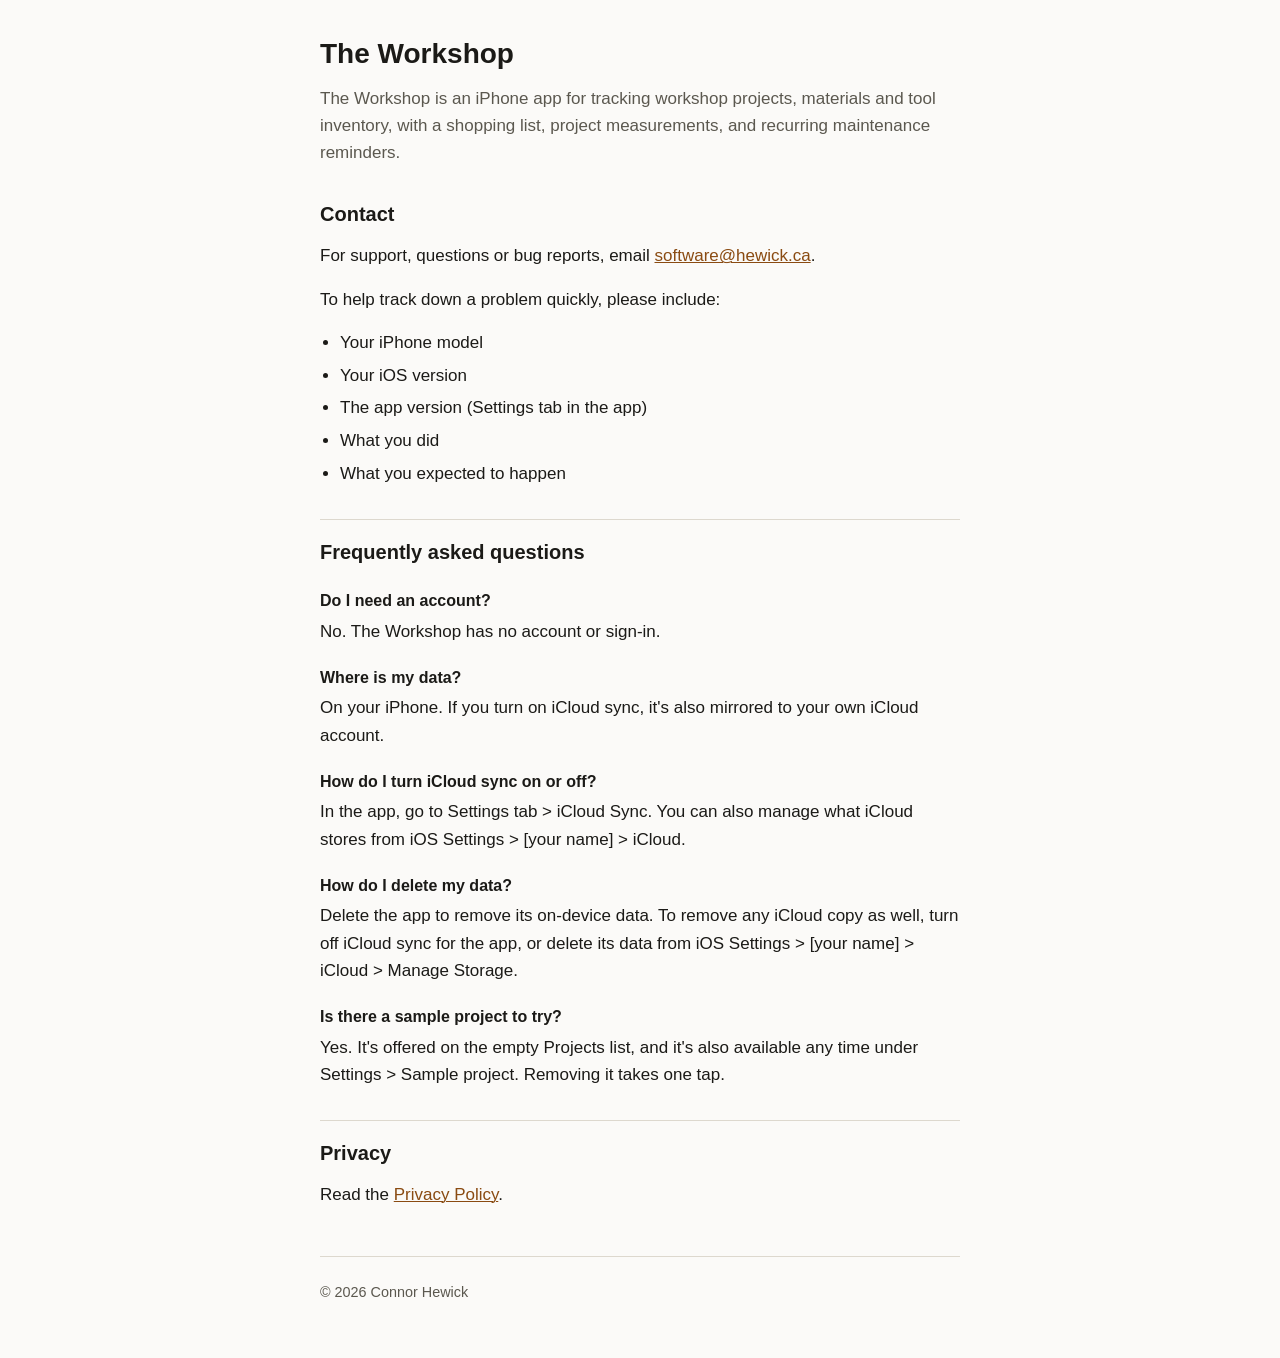
<file: index.html>
<!doctype html>
<html lang="en">
<head>
<meta charset="utf-8">
<meta name="viewport" content="width=device-width, initial-scale=1">
<title>The Workshop — Support</title>
<link rel="stylesheet" href="style.css">
</head>
<body>
<main>
<h1>The Workshop</h1>
<p class="intro">The Workshop is an iPhone app for tracking workshop projects, materials and tool inventory, with a shopping list, project measurements, and recurring maintenance reminders.</p>

<h2>Contact</h2>
<p>For support, questions or bug reports, email <a href="mailto:software@hewick.ca">software@hewick.ca</a>.</p>
<p>To help track down a problem quickly, please include:</p>
<ul>
<li>Your iPhone model</li>
<li>Your iOS version</li>
<li>The app version (Settings tab in the app)</li>
<li>What you did</li>
<li>What you expected to happen</li>
</ul>

<h2>Frequently asked questions</h2>

<h3>Do I need an account?</h3>
<p>No. The Workshop has no account or sign-in.</p>

<h3>Where is my data?</h3>
<p>On your iPhone. If you turn on iCloud sync, it's also mirrored to your own iCloud account.</p>

<h3>How do I turn iCloud sync on or off?</h3>
<p>In the app, go to Settings tab &gt; iCloud Sync. You can also manage what iCloud stores from iOS Settings &gt; [your name] &gt; iCloud.</p>

<h3>How do I delete my data?</h3>
<p>Delete the app to remove its on-device data. To remove any iCloud copy as well, turn off iCloud sync for the app, or delete its data from iOS Settings &gt; [your name] &gt; iCloud &gt; Manage Storage.</p>

<h3>Is there a sample project to try?</h3>
<p>Yes. It's offered on the empty Projects list, and it's also available any time under Settings &gt; Sample project. Removing it takes one tap.</p>

<h2>Privacy</h2>
<p>Read the <a href="privacy.html">Privacy Policy</a>.</p>
</main>
<footer>
<p>© 2026 Connor Hewick</p>
</footer>
</body>
</html>
</file>
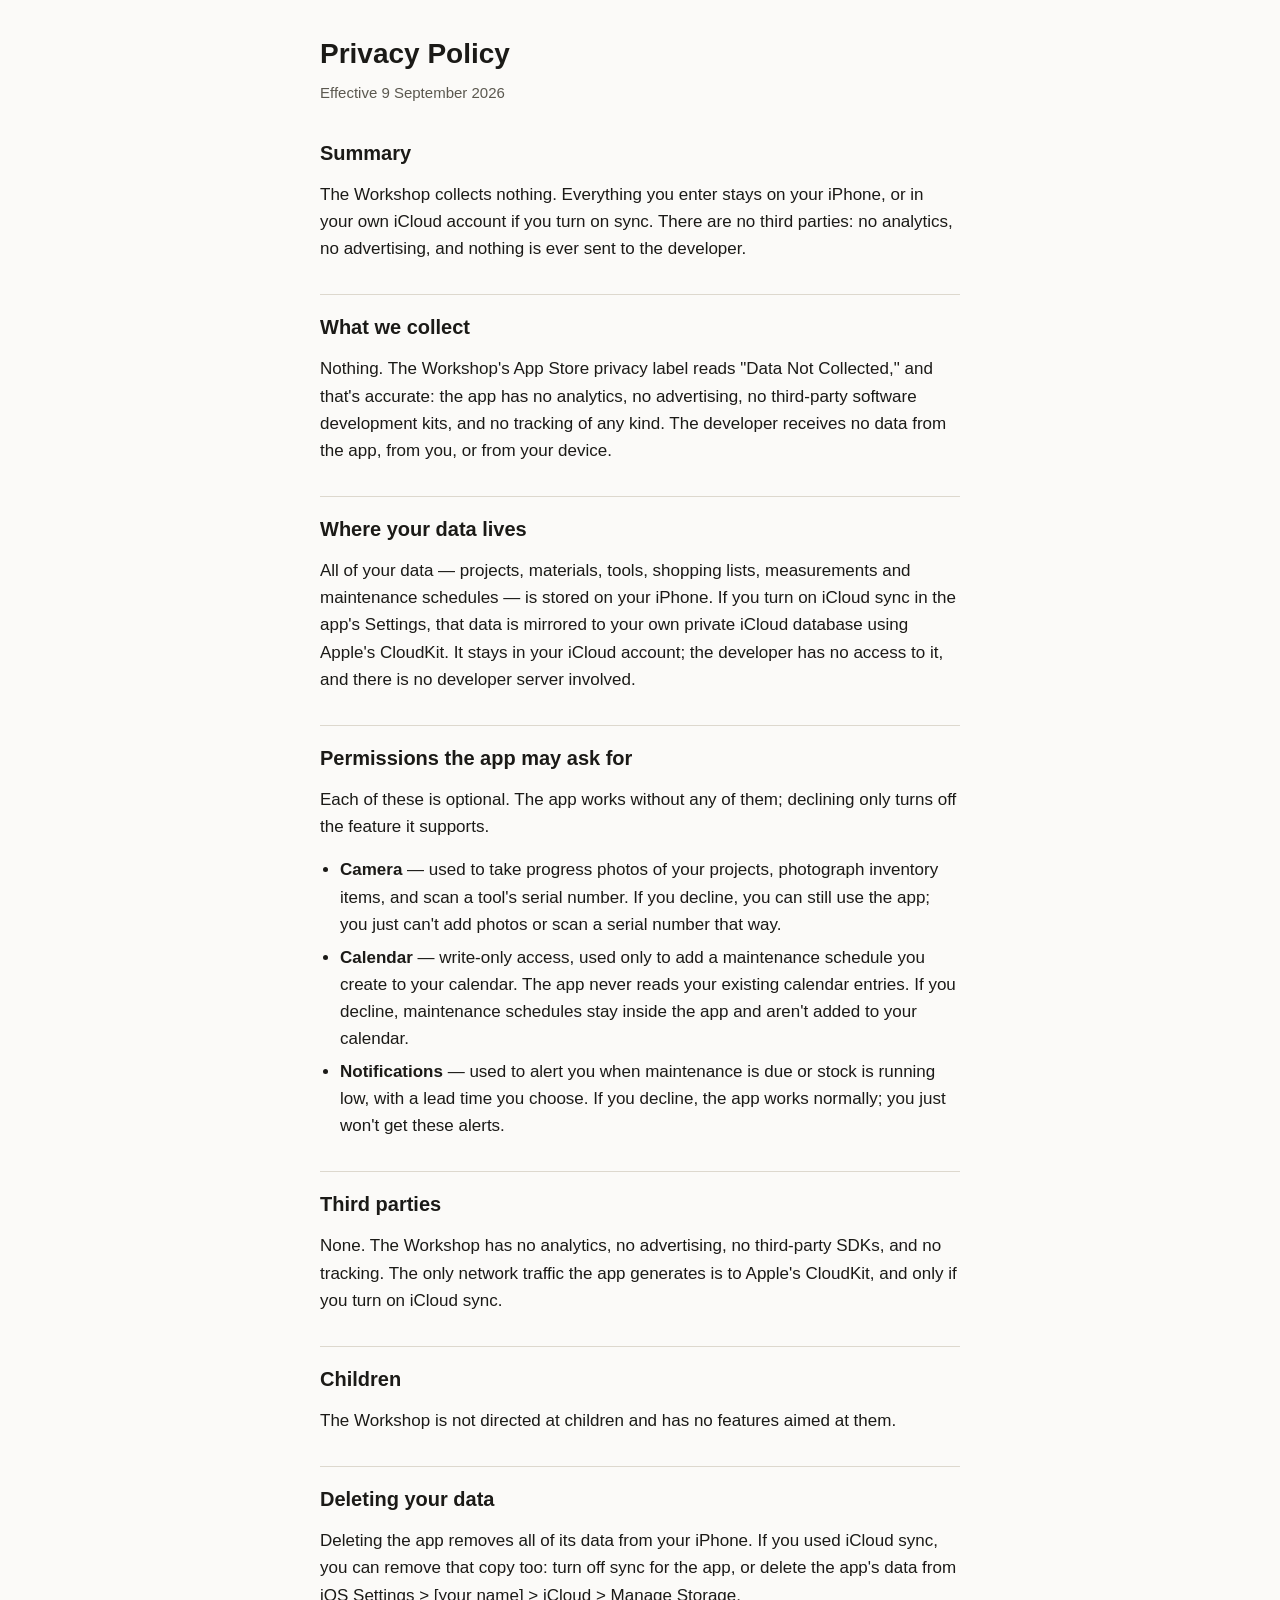
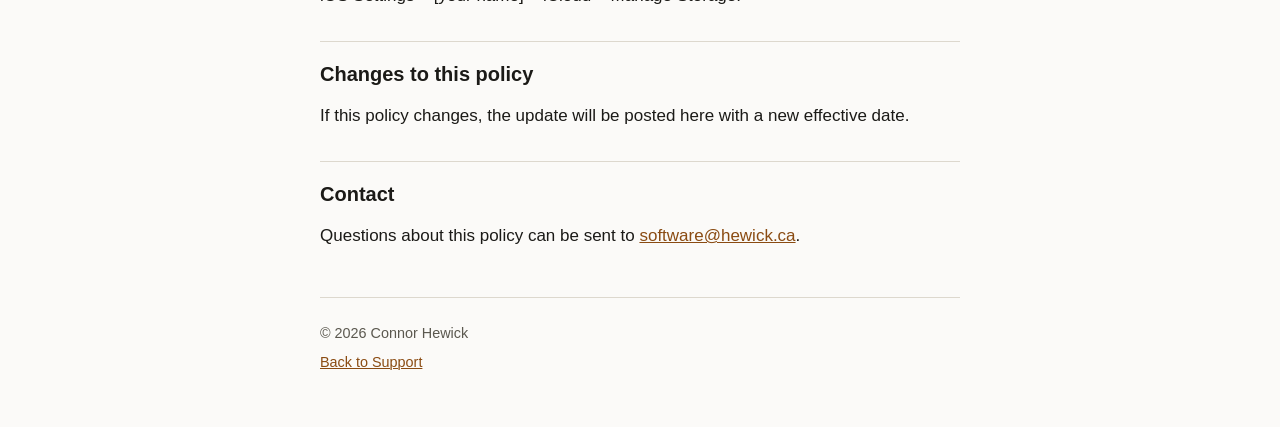
<file: privacy.html>
<!doctype html>
<html lang="en">
<head>
<meta charset="utf-8">
<meta name="viewport" content="width=device-width, initial-scale=1">
<title>The Workshop — Privacy Policy</title>
<link rel="stylesheet" href="style.css">
</head>
<body>
<main>
<h1>Privacy Policy</h1>
<p class="effective-date">Effective 9 September 2026</p>

<h2>Summary</h2>
<p>The Workshop collects nothing. Everything you enter stays on your iPhone, or in your own iCloud account if you turn on sync. There are no third parties: no analytics, no advertising, and nothing is ever sent to the developer.</p>

<h2>What we collect</h2>
<p>Nothing. The Workshop's App Store privacy label reads "Data Not Collected," and that's accurate: the app has no analytics, no advertising, no third-party software development kits, and no tracking of any kind. The developer receives no data from the app, from you, or from your device.</p>

<h2>Where your data lives</h2>
<p>All of your data — projects, materials, tools, shopping lists, measurements and maintenance schedules — is stored on your iPhone. If you turn on iCloud sync in the app's Settings, that data is mirrored to your own private iCloud database using Apple's CloudKit. It stays in your iCloud account; the developer has no access to it, and there is no developer server involved.</p>

<h2>Permissions the app may ask for</h2>
<p>Each of these is optional. The app works without any of them; declining only turns off the feature it supports.</p>
<ul>
<li><strong>Camera</strong> — used to take progress photos of your projects, photograph inventory items, and scan a tool's serial number. If you decline, you can still use the app; you just can't add photos or scan a serial number that way.</li>
<li><strong>Calendar</strong> — write-only access, used only to add a maintenance schedule you create to your calendar. The app never reads your existing calendar entries. If you decline, maintenance schedules stay inside the app and aren't added to your calendar.</li>
<li><strong>Notifications</strong> — used to alert you when maintenance is due or stock is running low, with a lead time you choose. If you decline, the app works normally; you just won't get these alerts.</li>
</ul>

<h2>Third parties</h2>
<p>None. The Workshop has no analytics, no advertising, no third-party SDKs, and no tracking. The only network traffic the app generates is to Apple's CloudKit, and only if you turn on iCloud sync.</p>

<h2>Children</h2>
<p>The Workshop is not directed at children and has no features aimed at them.</p>

<h2>Deleting your data</h2>
<p>Deleting the app removes all of its data from your iPhone. If you used iCloud sync, you can remove that copy too: turn off sync for the app, or delete the app's data from iOS Settings &gt; [your name] &gt; iCloud &gt; Manage Storage.</p>

<h2>Changes to this policy</h2>
<p>If this policy changes, the update will be posted here with a new effective date.</p>

<h2>Contact</h2>
<p>Questions about this policy can be sent to <a href="mailto:software@hewick.ca">software@hewick.ca</a>.</p>
</main>
<footer>
<p>© 2026 Connor Hewick</p>
<p><a href="index.html">Back to Support</a></p>
</footer>
</body>
</html>
</file>
<file: style.css>
:root {
  color-scheme: light dark;
  --bg: #fbfaf8;
  --fg: #1b1a17;
  --muted: #5b584f;
  --link: #8a4b12;
  --border: #ddd8ce;
}

@media (prefers-color-scheme: dark) {
  :root {
    --bg: #171613;
    --fg: #f2f0ea;
    --muted: #b8b3a6;
    --link: #e0a55e;
    --border: #3a372f;
  }
}

* {
  box-sizing: border-box;
}

body {
  margin: 0;
  padding: 2rem 1.25rem 3rem;
  background: var(--bg);
  color: var(--fg);
  font-family: -apple-system, BlinkMacSystemFont, "Segoe UI", Roboto, Helvetica, Arial, sans-serif;
  font-size: 1.0625rem;
  line-height: 1.6;
}

main {
  max-width: 40rem;
  margin: 0 auto;
}

h1 {
  font-size: 1.75rem;
  margin: 0 0 0.5rem;
}

h2 {
  font-size: 1.25rem;
  margin: 2rem 0 0.75rem;
  padding-top: 1rem;
  border-top: 1px solid var(--border);
}

h2:first-of-type {
  border-top: none;
  padding-top: 0;
}

h3 {
  font-size: 1rem;
  margin: 1.25rem 0 0.25rem;
}

p {
  margin: 0 0 1rem;
}

.intro {
  color: var(--muted);
}

ul, ol {
  margin: 0 0 1rem;
  padding-left: 1.25rem;
}

li {
  margin-bottom: 0.35rem;
}

a {
  color: var(--link);
}

a:not(:hover) {
  text-decoration-thickness: 1px;
}

.effective-date {
  color: var(--muted);
  font-size: 0.9375rem;
  margin-top: -0.25rem;
}

footer {
  max-width: 40rem;
  margin: 3rem auto 0;
  padding-top: 1.5rem;
  border-top: 1px solid var(--border);
  color: var(--muted);
  font-size: 0.9rem;
}

footer p {
  margin: 0 0 0.35rem;
}
</file>
